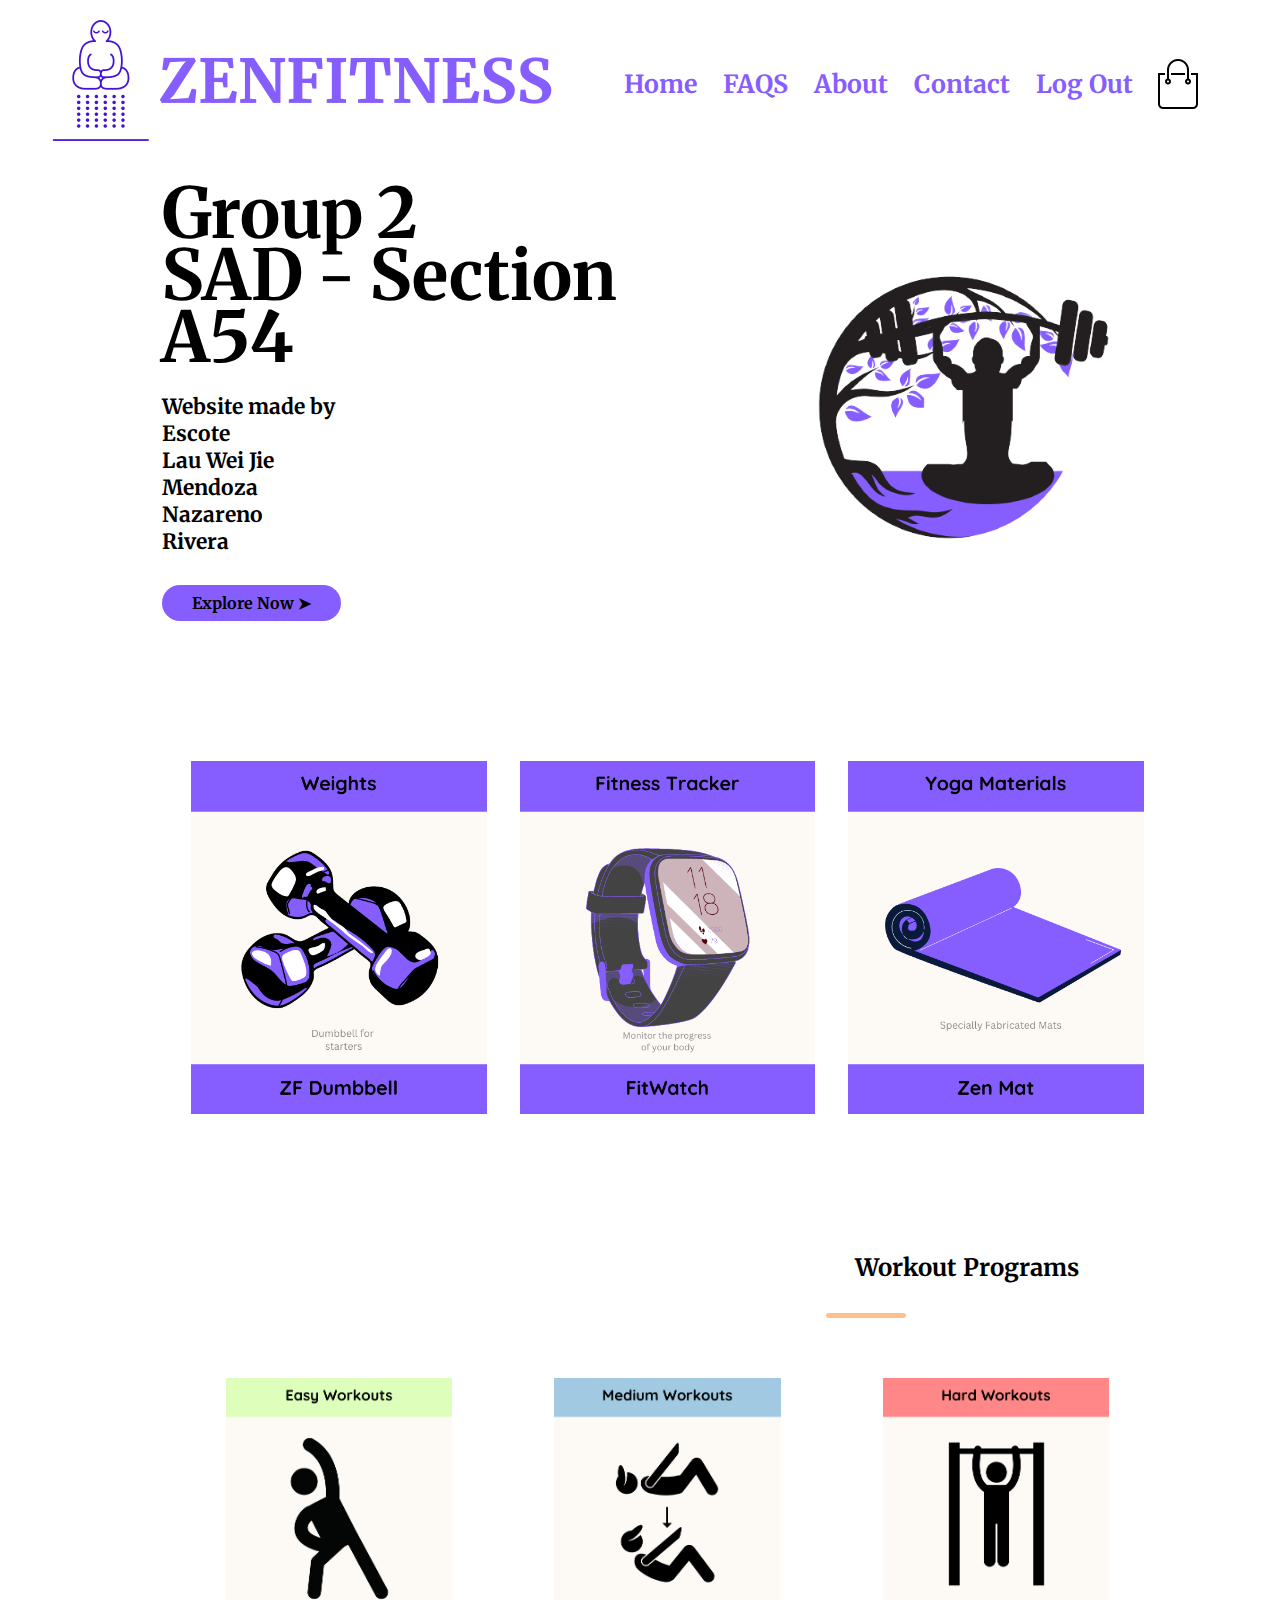
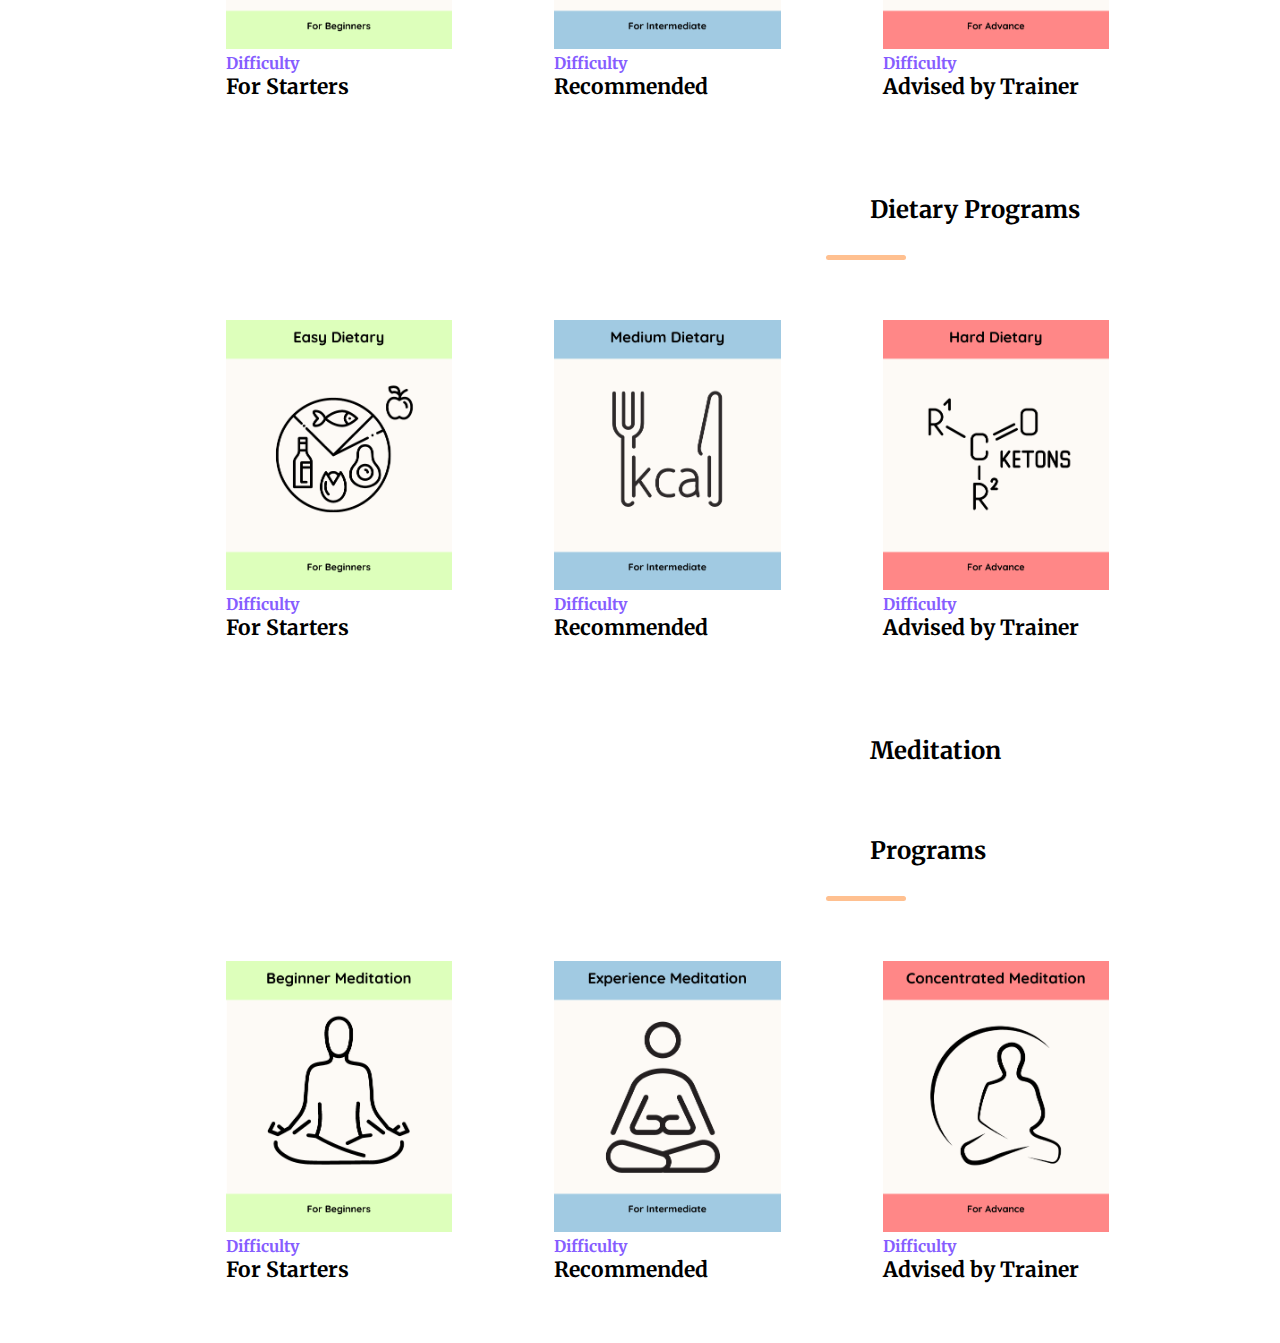
<file: homepage/index.html>
<!DOCTYPE html>
<html lang="en">
	<head>
		<meta charset="UTF-8" />
		<meta http-equiv="X-UA-Compatible" content="IE=edge" />
		<meta name="viewport" content="width=device-width, initial-scale=1.0" />
		<!--FONT LINK-->
		<link
			href="//db.onlinewebfonts.com/c/60cfd8feda3dfa62c75ac67d4e32013f?family=Quicksand"
			rel="stylesheet"
			type="text/css"
		/>
		<!--ICON LINK-->
		<link
			rel="stylesheet"
			href="https://cdn.jsdelivr.net/npm/bootstrap-icons@1.10.2/font/bootstrap-icons.css"
			integrity="sha384-b6lVK+yci+bfDmaY1u0zE8YYJt0TZxLEAFyYSLHId4xoVvsrQu3INevFKo+Xir8e"
			crossorigin="anonymous"
		/>
		<!--STYLE.CSS LINK-->
		<link rel="stylesheet" href="style.css" />
		<title>ZenFitness</title>
	</head>
	<body>
		<div class="header">
			<div class="container">
				<div class="navbar">
					<div class="logo">
						<img src="images/zenfitness1.png" width="500px" />
						<!--LOGO-->
					</div>
					<nav>
						<ul>
							<li><a href="index.html">Home</a></li>
							<li><a href="FAQs.html">FAQS</a></li>
							<li><a href="">About</a></li>
							<li><a href="">Contact</a></li>
							<li><a href="../index.html">Log Out</a></li>

						</ul>
					</nav>
					<img src="images/cart.png" width="50px" height="50px" />
				</div>
				<div class="row">
					<div class="col-2">
						<h1>
							Group 2 <br />
							SAD - Section A54
						</h1>
						<p>
							Website made by <br />
							Escote <br />
							Lau Wei Jie <br />
							Mendoza <br />
							Nazareno <br />
							Rivera <br />
						</p>
						<a href="" class="btn">Explore Now &#10148;</a>
					</div>
					<div class="col-2">
						<img src="images/MAINHOME.png" width="700px" />
						<!--BACKGROUND PICTURE-->
					</div>
				</div>
			</div>
		</div>

		<!----- Featured Categories ----->
		<div class="categories">
			<div class="small-container">
				<div class="row">
					<div class="col-3">
						
							<img src="images/TOP1.png" alt="" />
						</a>
					</div>
					<div class="col-3">
						
							<img src="images/TOP2.png" alt="" />
						</a>
					</div>
					<div class="col-3">
						
							<img src="images/TOP3.png" alt="" />
						</a>
					</div>
				</div>
			</div>
		</div>
		<!----- Featured Products ----->
		<div class="small-container">
			<h2 class="Ftitle">Workout Programs</h2>
			<div class="row">
				<!----- PRODUCT 1 ----->
				<div class="col-4">
					<a href="workout/workout.html">
						<img src="images/WORKOUT1.png" alt="" />
					</a>
					<h4 class="FP">Difficulty</h4>
					<!--STARS-->
					<div class="rating">
						<i class="bi bi-star-fill"></i>
						<i class="bi bi-star"></i>
						<i class="bi bi-star"></i>
						<i class="bi bi-star"></i>
						<i class="bi bi-star"></i>
					</div>
					<p>For Starters</p>
				</div>
				<!----- PRODUCT 2 ----->
				<div class="col-4">
					<a href="workout/workout.html">
						<img src="images/WORKOUT2.png" alt="" />
					</a>
					<h4 class="FP">Difficulty</h4>
					<!--STARS-->
					<div class="rating">
						<i class="bi bi-star-fill"></i>
						<i class="bi bi-star-fill"></i>
						<i class="bi bi-star-fill"></i>
						<i class="bi bi-star"></i>
						<i class="bi bi-star"></i>
					</div>
					<p>Recommended</p>
				</div>
				<!----- PRODUCT 3 ----->
				<div class="col-4">
					<a href="workout/workout.html">
						<img src="images/WORKOUT3.png" alt="" />
					</a>
					<h4 class="FP">Difficulty</h4>
					<!--STARS-->
					<div class="rating">
						<i class="bi bi-star-fill"></i>
						<i class="bi bi-star-fill"></i>
						<i class="bi bi-star-fill"></i>
						<i class="bi bi-star-fill"></i>
						<i class="bi bi-star-fill"></i>
					</div>
					<p>Advised by Trainer</p>
				</div>
			</div>
			<h2 class="Ltitle">Dietary Programs</h2>
			<div class="row">
				<!----- PRODUCT 1 ----->
				<div class="col-4">
					<a href="homepagediet/homepage/indexdiet.html">
						<img src="images/DIET1.png" alt="" />
					</a>
					<h4 class="FP">Difficulty</h4>
					<!--STARS-->
					<div class="rating">
						<i class="bi bi-star-fill"></i>
						<i class="bi bi-star"></i>
						<i class="bi bi-star"></i>
						<i class="bi bi-star"></i>
						<i class="bi bi-star"></i>
					</div>
					<p>For Starters</p>
				</div>
				<!----- PRODUCT 2 ----->
				<div class="col-4">
					<a href="homepagediet/homepage/indexdiet.html">
						<img src="images/DIET2.png" alt="" />
					</a>
					<h4 class="FP">Difficulty</h4>
					<!--STARS-->
					<div class="rating">
						<i class="bi bi-star-fill"></i>
						<i class="bi bi-star-fill"></i>
						<i class="bi bi-star-fill"></i>
						<i class="bi bi-star"></i>
						<i class="bi bi-star"></i>
					</div>
					<p>Recommended</p>
				</div>
				<!----- PRODUCT 3 ----->
				<div class="col-4">
					<a href="homepagediet/homepage/indexdiet.html">
						<img src="images/DIET3.png" alt="" />
					</a>
					<h4 class="FP">Difficulty</h4>
					<!--STARS-->
					<div class="rating">
						<i class="bi bi-star-fill"></i>
						<i class="bi bi-star-fill"></i>
						<i class="bi bi-star-fill"></i>
						<i class="bi bi-star-fill"></i>
						<i class="bi bi-star-fill"></i>
					</div>
					<p>Advised by Trainer</p>
				</div>
			</div>

			<h2 class="Ltitle">Meditation Programs</h2>
			<div class="row">
				<!----- PRODUCT 1 ----->
				<div class="col-4">
					<a href="meditation/main.html">
						<img src="images/FITNESS1.png" alt="" />
					</a>
					<h4 class="FP">Difficulty</h4>
					<!--STARS-->
					<div class="rating">
						<i class="bi bi-star-fill"></i>
						<i class="bi bi-star"></i>
						<i class="bi bi-star"></i>
						<i class="bi bi-star"></i>
						<i class="bi bi-star"></i>
					</div>
					<p>For Starters</p>
				</div>
				<!----- PRODUCT 2 ----->
				<div class="col-4">
					<a href="meditation/main.html">
						<img src="images/FITNESS2.png" alt="" />
					</a>
					<h4 class="FP">Difficulty</h4>
					<!--STARS-->
					<div class="rating">
						<i class="bi bi-star-fill"></i>
						<i class="bi bi-star-fill"></i>
						<i class="bi bi-star-fill"></i>
						<i class="bi bi-star"></i>
						<i class="bi bi-star"></i>
					</div>
					<p>Recommended</p>
				</div>
				<!----- PRODUCT 3 ----->
				<div class="col-4">
					<a href="meditation/main.html">
						<img src="images/FITNESS3.png" alt="" />
					</a>
					<h4 class="FP">Difficulty</h4>
					<!--STARS-->
					<div class="rating">
						<i class="bi bi-star-fill"></i>
						<i class="bi bi-star-fill"></i>
						<i class="bi bi-star-fill"></i>
						<i class="bi bi-star-fill"></i>
						<i class="bi bi-star-fill"></i>
					</div>
					<p>Advised by Trainer</p>
				</div>
			</div>
		</div>
	</body>
</html>
</file>
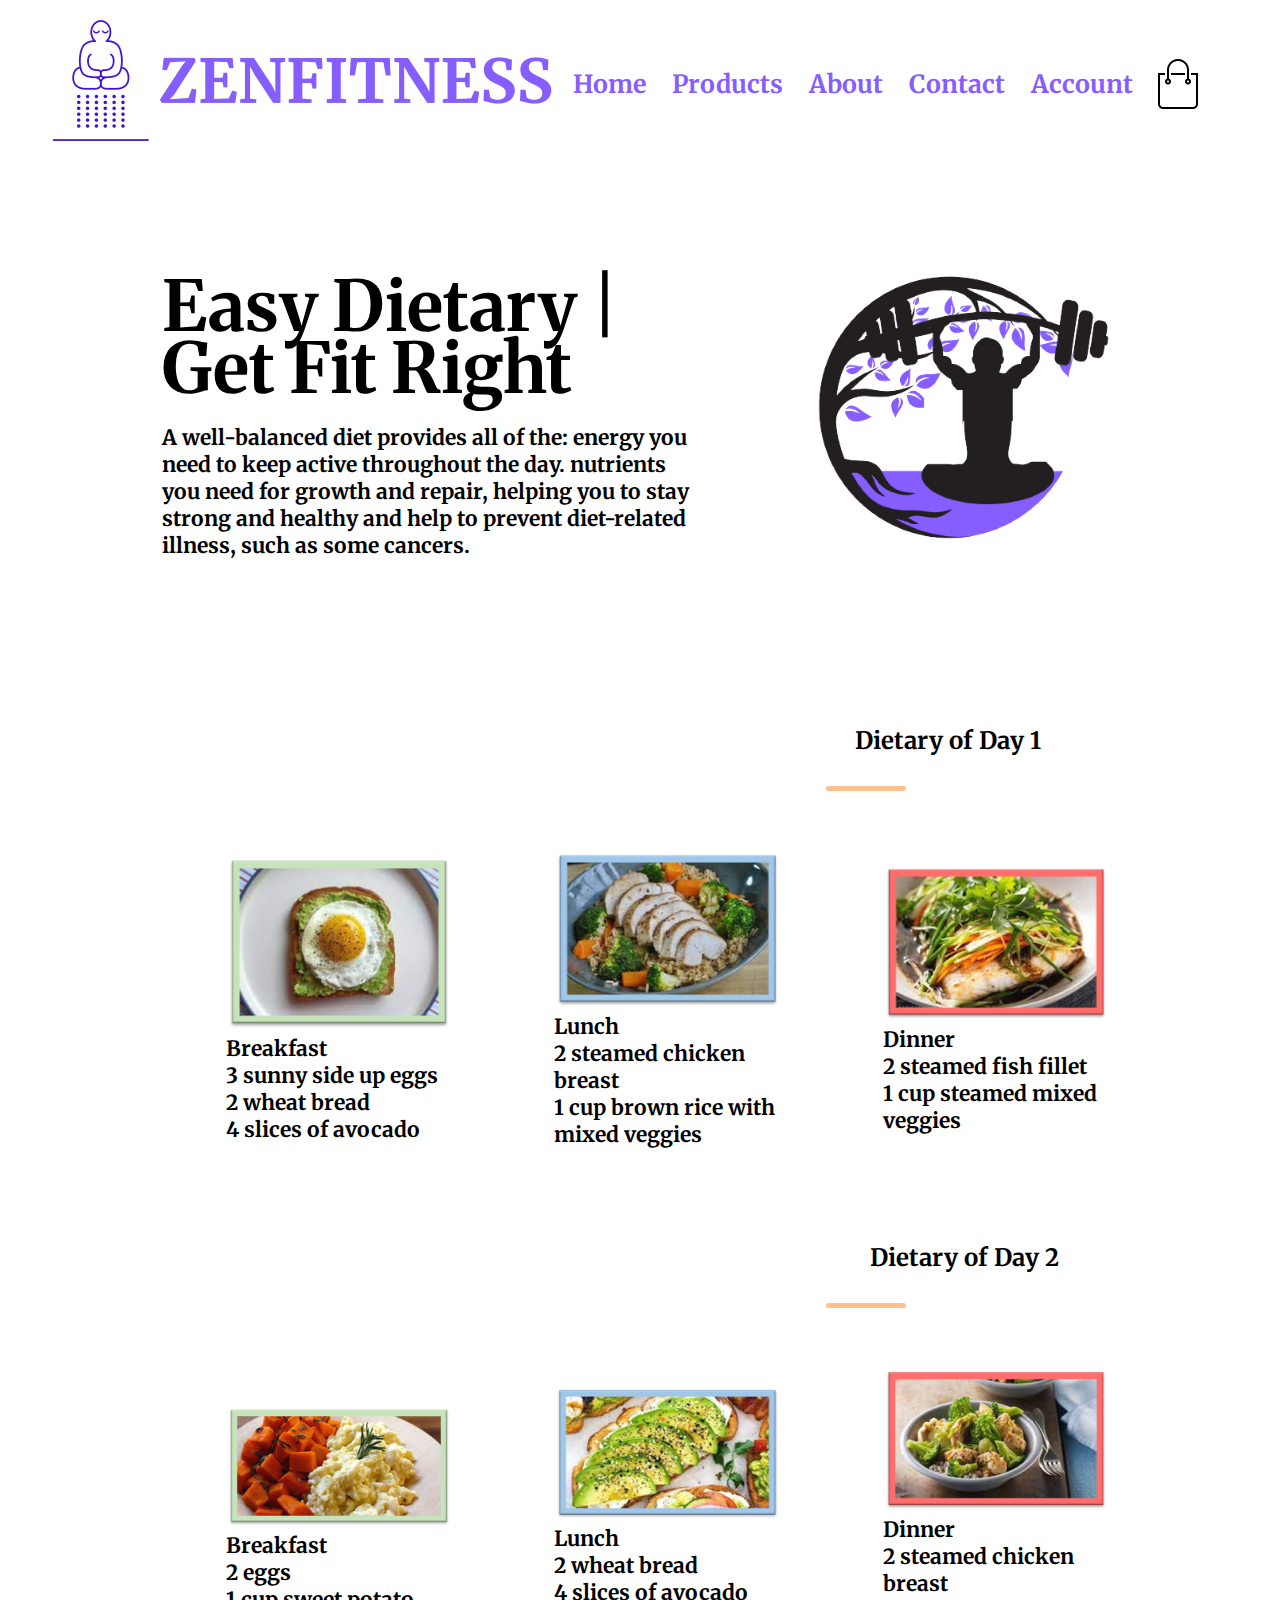
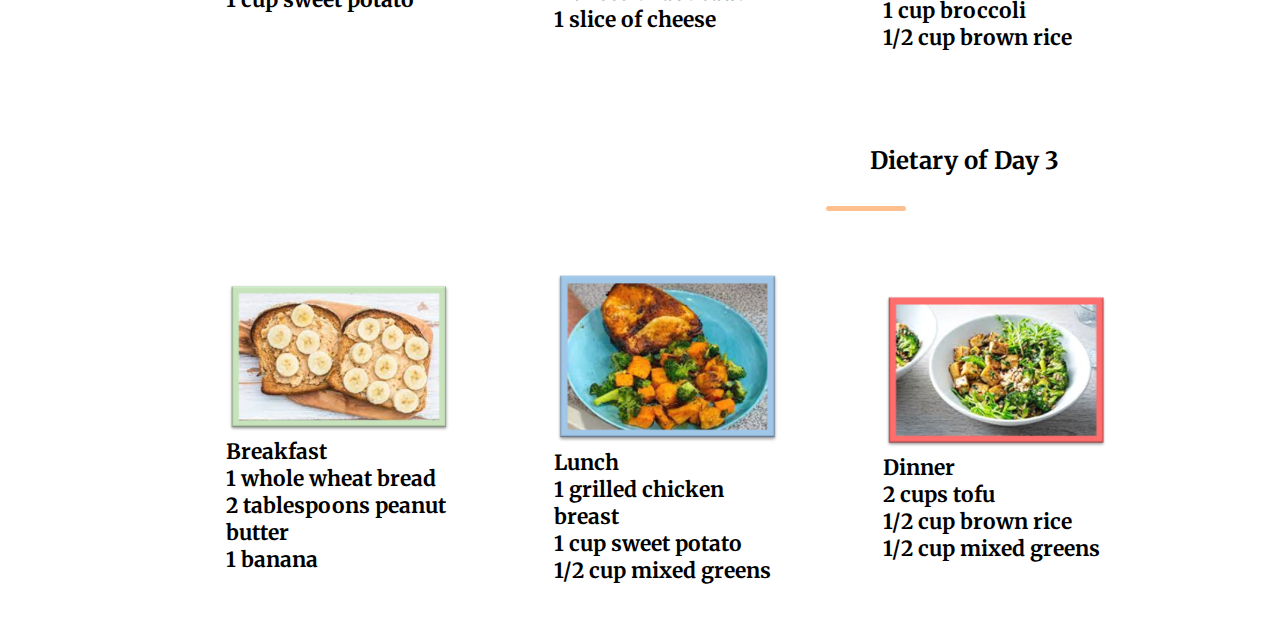
<file: homepage/homepagediet/homepage/index.html>
<!DOCTYPE html>
<html lang="en">
	<head>
		<meta charset="UTF-8" />
		<meta http-equiv="X-UA-Compatible" content="IE=edge" />
		<meta name="viewport" content="width=device-width, initial-scale=1.0" />
		<!--FONT LINK-->
		<link
			href="//db.onlinewebfonts.com/c/60cfd8feda3dfa62c75ac67d4e32013f?family=Quicksand"
			rel="stylesheet"
			type="text/css"
		/>
		<!--ICON LINK-->
		<link
			rel="stylesheet"
			href="https://cdn.jsdelivr.net/npm/bootstrap-icons@1.10.2/font/bootstrap-icons.css"
			integrity="sha384-b6lVK+yci+bfDmaY1u0zE8YYJt0TZxLEAFyYSLHId4xoVvsrQu3INevFKo+Xir8e"
			crossorigin="anonymous"
		/>
		<!--STYLE.CSS LINK-->
		<link rel="stylesheet" href="style.css" />
		<title>ZenFitness</title>
	</head>
	<body>
		<div class="header">
			<div class="container">
				<div class="navbar">
					<div class="logo">
						<img src="images/zenfitness1.png" width="500px" />
						<!--LOGO-->
					</div>
					<nav>
						<ul>
							<li><a href="">Home</a></li>
							<li><a href="">Products</a></li>
							<li><a href="">About</a></li>
							<li><a href="">Contact</a></li>
							<li><a href="">Account</a></li>
						</ul>
					</nav>
					<img src="images/cart.png" width="50px" height="50px" />
				</div>
				<div class="row">
					<div class="col-2">
						<h1>
							Easy Dietary | Get Fit Right
						</h1>
						<p>
							A well-balanced diet provides all of the: energy you need to keep active throughout the day. nutrients you need for growth and repair, helping you to stay strong and healthy and help to prevent diet-related illness, such as some cancers.
						</p>
						<!--<a href="" class="btn">Eplore Now &#10148;</a>-->
					</div>
					<div class="col-2">
						<img src="images/MAINHOME.png" width="700px" />
						<!--BACKGROUND PICTURE-->
					</div>
				</div>
			</div>
		</div>


		<!----- Featured Products ----->
		<div class="small-container">
			<h2 class="Ftitle">Dietary of Day 1</h2>
			<div class="row">
				<!----- PRODUCT 1 ----->
				<div class="col-4">
					<img src="images/day-1.png" alt="" />
					<p>Breakfast</p>
					<p>3 sunny side up eggs</p>
					<p>2 wheat bread</p>
					<p>4 slices of avocado</p>
				</div>
				<!----- PRODUCT 2 ----->
				<div class="col-4">
					<img src="images/day-1L.png" alt="" />
					<p>Lunch</p>
					<p>2 steamed chicken breast</p>
					<p>1 cup brown rice with mixed veggies</p>
				</div>
				<!----- PRODUCT 3 ----->
				<div class="col-4">
					<img src="images/day-1D.png" alt="" />
					<p>Dinner</p>
					<p>2 steamed fish fillet</p>
					<p>1 cup steamed mixed veggies</p>
				</div>
			</div>


			<h2 class="Ltitle">Dietary of Day 2</h2>
			<div class="row">
				<!----- PRODUCT 1 ----->
				<div class="col-4">
					<img src="images/day-2B.png" alt="" />
					<p>Breakfast</p>
					<p>2 eggs</p>
					<p>1 cup sweet potato</p>
				</div>
				<!----- PRODUCT 2 ----->
				<div class="col-4">
					<img src="images/day-2L.png" alt="" />
					<p>Lunch</p>
					<p>2 wheat bread</p>
					<p>4 slices of avocado</p>
					<p>1 slice of cheese</p>
				</div>
				<!----- PRODUCT 3 ----->
				<div class="col-4">
					<img src="images/day-2D.png" alt="" />
					<p>Dinner</p>
					<p>2 steamed chicken breast</p>
					<p>1 cup broccoli</p>
					<p>1/2 cup brown rice</p>
				</div>
			</div>


			<h2 class="Ltitle">Dietary of Day 3</h2>
			<div class="row">
				<!----- PRODUCT 1 ----->
				<div class="col-4">
					<img src="images/day-3B.png" alt="" />
					<p>Breakfast</p>
					<p>1 whole wheat bread</p>
					<p>2 tablespoons peanut butter</p>
					<p>1 banana</p>
				</div>
				<!----- PRODUCT 2 ----->
				<div class="col-4">
					<img src="images/day-3L.png" alt="" />
					<p>Lunch</p>
					<p>1 grilled chicken breast</p>
					<p>1 cup sweet potato</p>
					<p>1/2 cup mixed greens</p>
				</div>
				<!----- PRODUCT 3 ----->
				<div class="col-4">
					<img src="images/day-3D.png" alt="" />
					<p>Dinner</p>
					<p>2 cups tofu</p>
					<p>1/2 cup brown rice</p>
					<p>1/2 cup mixed greens</p>
				</div>
			</div>
		</div>
	</body>
</html>
</file>
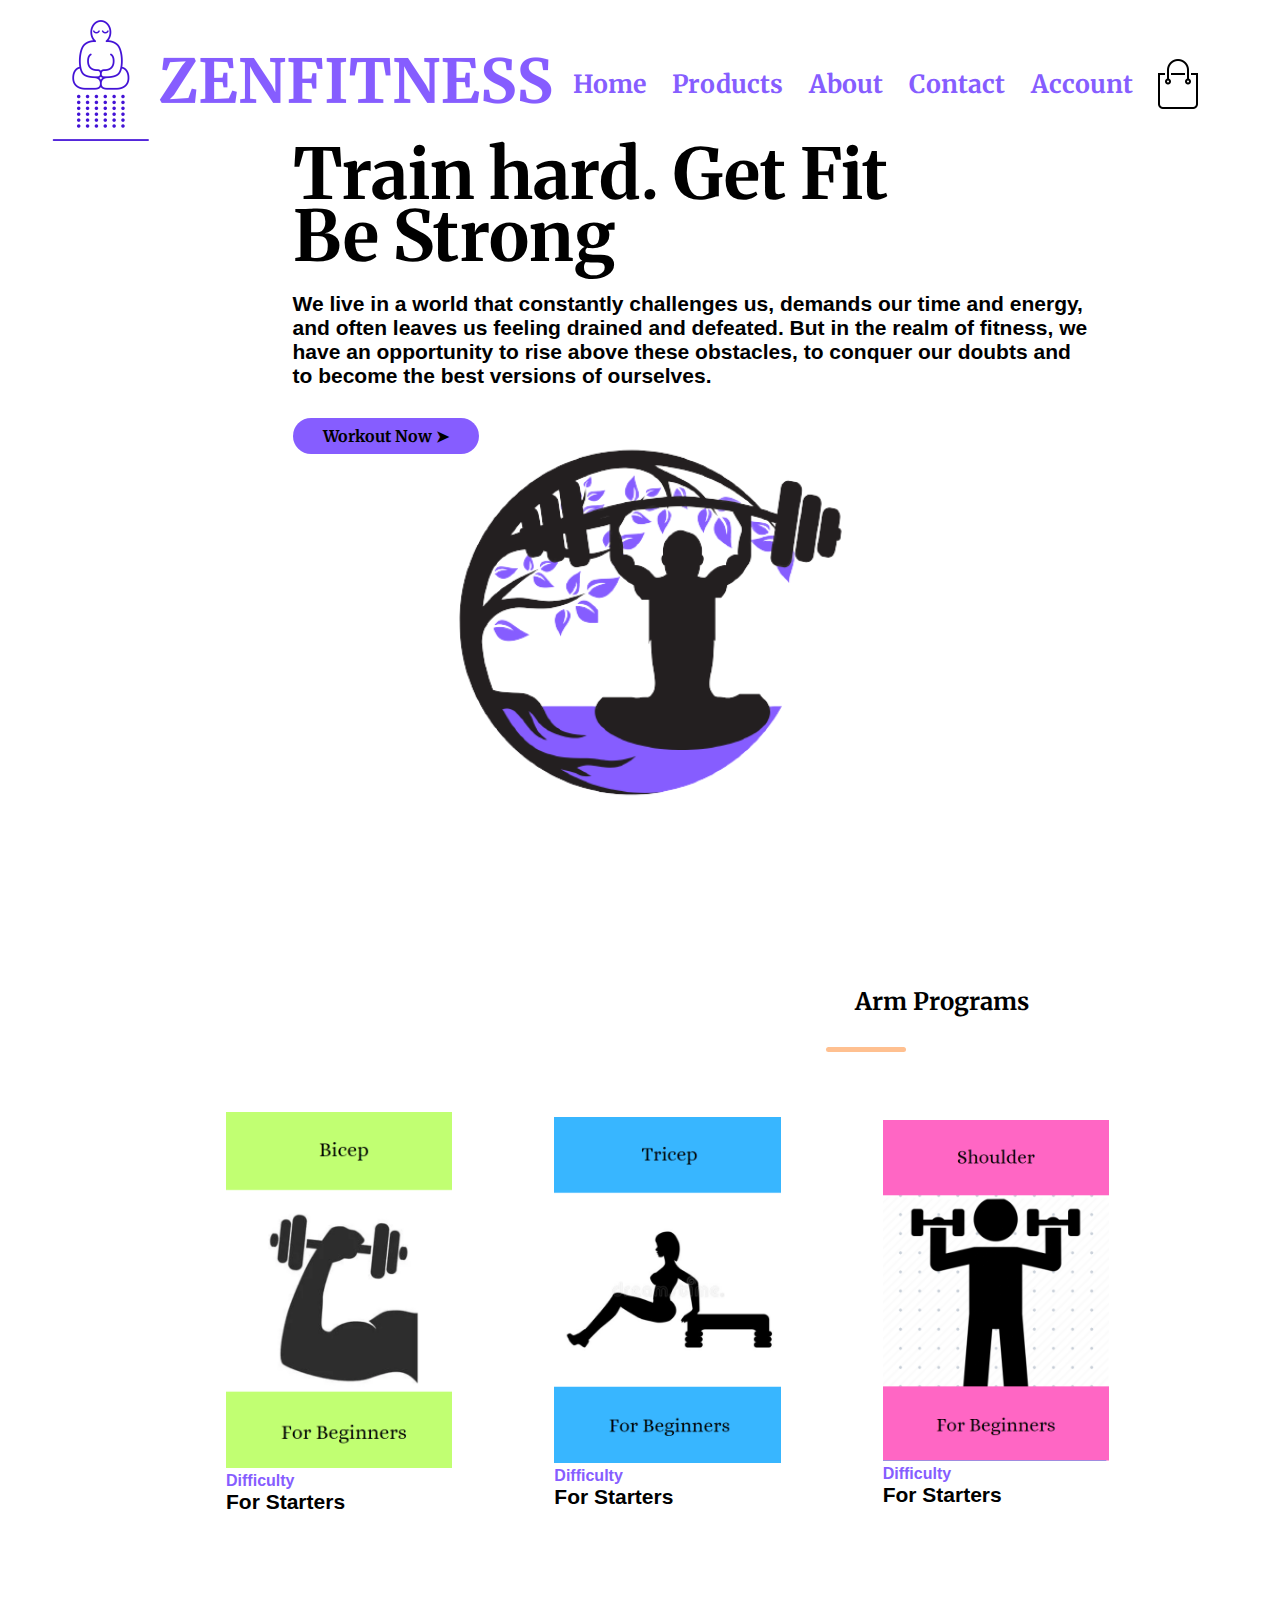
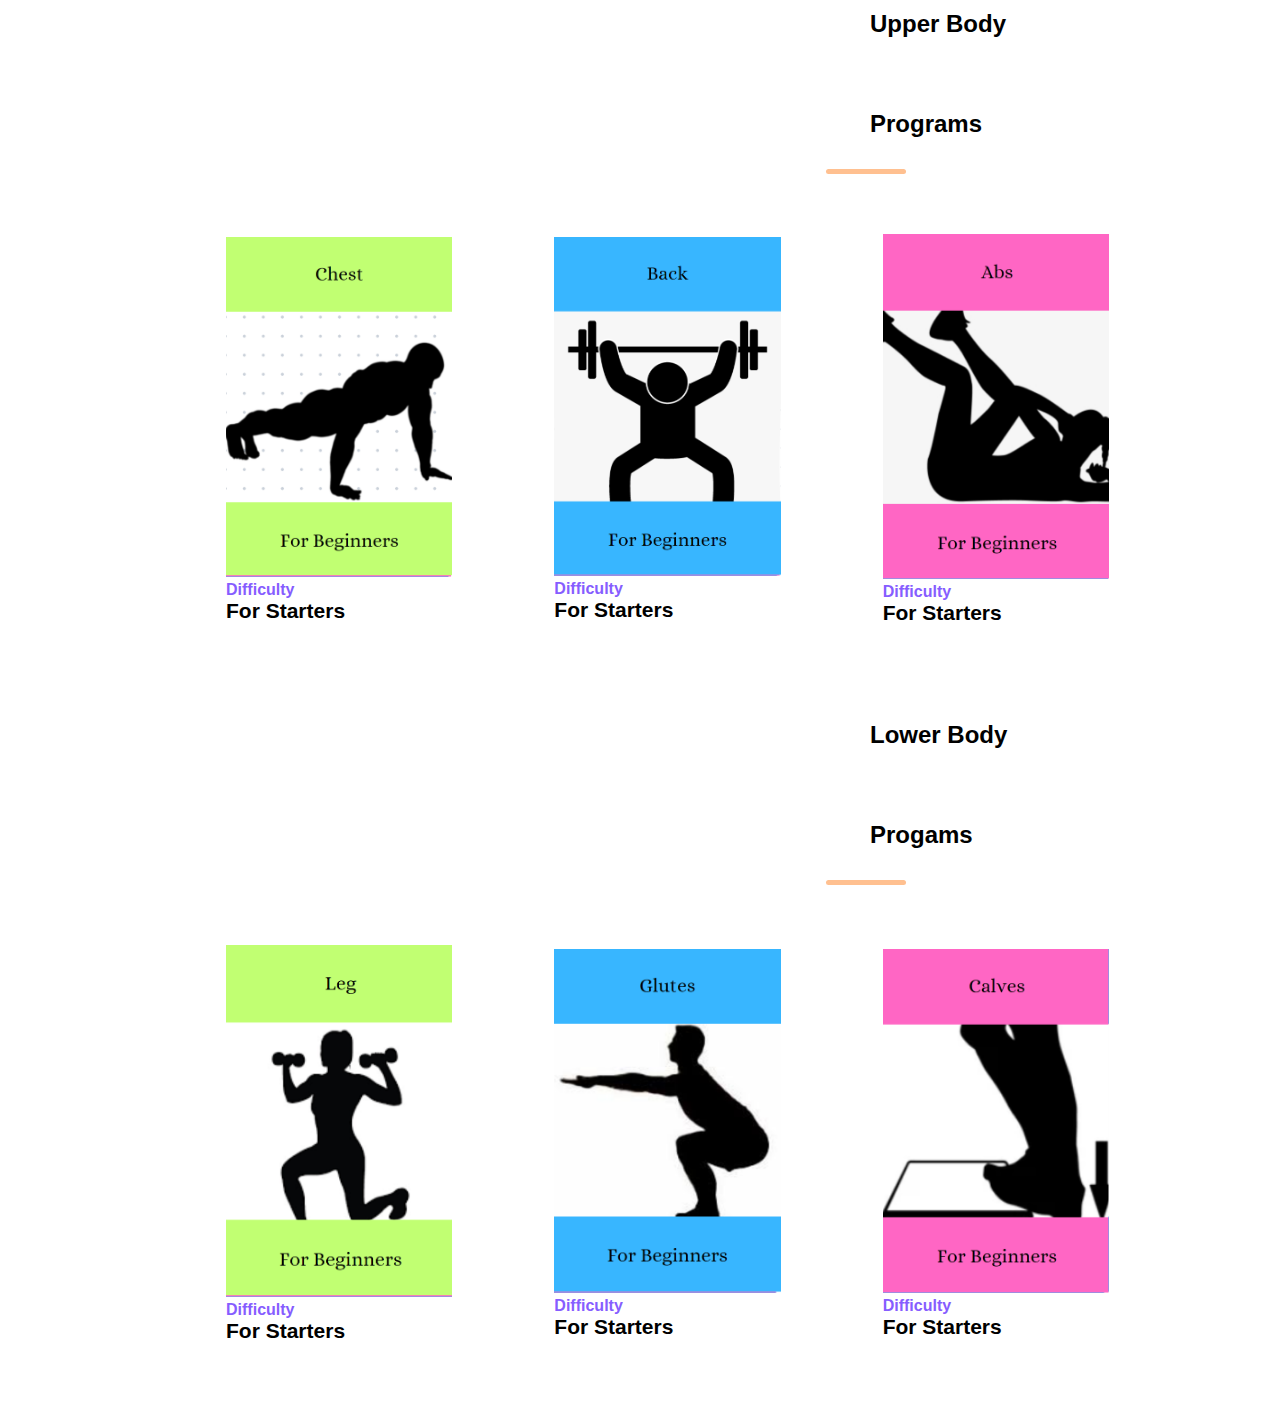
<file: workout/workout.html>
<!DOCTYPE html>
<html lang="en">
	<head>
		<meta charset="UTF-8" />
		<meta http-equiv="X-UA-Compatible" content="IE=edge" />
		<meta name="viewport" content="width=device-width, initial-scale=1.0" />
		<!--FONT LINK-->
		<link
			href="//db.onlinewebfonts.com/c/60cfd8feda3dfa62c75ac67d4e32013f?family=Quicksand"
			rel="stylesheet"
			type="text/css"
		/>
		<!--ICON LINK-->
		<link
			rel="stylesheet"
			href="https://cdn.jsdelivr.net/npm/bootstrap-icons@1.10.2/font/bootstrap-icons.css"
			integrity="sha384-b6lVK+yci+bfDmaY1u0zE8YYJt0TZxLEAFyYSLHId4xoVvsrQu3INevFKo+Xir8e"
			crossorigin="anonymous"
		/>
		<!--STYLE.CSS LINK-->
		<link rel="stylesheet" href="style.css" />
		<title>ZenFitness</title>
	</head>
	<body>
		<div class="header">
			<div class="container">
				<div class="navbar">
					<div class="logo">
						<img src="images/zenfitness1.png" width="500px" />
						<!--LOGO-->
					</div>
					<nav>
						<ul>
							<li><a href="">Home</a></li>
							<li><a href="">Products</a></li>
							<li><a href="">About</a></li>
							<li><a href="">Contact</a></li>
							<li><a href="">Account</a></li>
						</ul>
					</nav>
					<img src="images/cart.png" width="50px" height="50px" />
				</div>
				<div class="row">
					<div class="col-2">
						<h1>
							Train hard. Get Fit <br />
							Be Strong
						</h1>
						<p>
							We live in a world that constantly challenges us, demands 
                            our time and energy, and often leaves us feeling drained and defeated. 
							But in the realm of fitness, we have an opportunity to rise above 
                            these obstacles, to conquer our doubts and to 
                            become the best versions of ourselves.  <br>							
						</p>
						<a href="" class="btn">Workout Now &#10148;</a>
					</div>
					<div class="col-2">
						<img src="images/MAINHOME.png" width="700px" />
						<!--BACKGROUND PICTURE-->
					</div>
				</div>
			</div>
		</div>

		<!----- Featured Products ----->
		<div class="small-container">
			<h2 class="Ftitle">Arm Programs</h2>
			<div class="row">
				<!----- PRODUCT 1 ----->
				<div class="col-4">
					<img src="images/bicep.png" alt="" />
					<h4 class="FP">Difficulty</h4>
					<!--STARS-->
					<div class="rating">
						<i class="bi bi-star-fill"></i>
						<i class="bi bi-star"></i>
						<i class="bi bi-star"></i>
						<i class="bi bi-star"></i>
						<i class="bi bi-star"></i>
					</div>
					<p>For Starters</p>
				</div>
				<!----- PRODUCT 2 ----->
				<div class="col-4">
					<img src="images/tricep.png" alt="" />
					<h4 class="FP">Difficulty</h4>
					<!--STARS-->
					<div class="rating">
						<i class="bi bi-star-fill"></i>
						<i class="bi bi-star"></i>
						<i class="bi bi-star"></i>
						<i class="bi bi-star"></i>
						<i class="bi bi-star"></i>
					</div>
					<p>For Starters</p>
				</div>
				<!----- PRODUCT 3 ----->
				<div class="col-4">
					<img src="images/shoulder.png" alt="" />
					<h4 class="FP">Difficulty</h4>
					<!--STARS-->
					<div class="rating">
						<i class="bi bi-star-fill"></i>
						<i class="bi bi-star"></i>
						<i class="bi bi-star"></i>
						<i class="bi bi-star"></i>
						<i class="bi bi-star"></i>
					</div>
					<p>For Starters</p>
				</div>
			</div>
			<h2 class="Ltitle">Upper Body Programs</h2>
			<div class="row">
				<!----- PRODUCT 1 ----->
				<div class="col-4">
					<img src="images/chest.png" alt="" />
					<h4 class="FP">Difficulty</h4>
					<!--STARS-->
					<div class="rating">
						<i class="bi bi-star-fill"></i>
						<i class="bi bi-star"></i>
						<i class="bi bi-star"></i>
						<i class="bi bi-star"></i>
						<i class="bi bi-star"></i>
					</div>
					<p>For Starters</p>
				</div>
				<!----- PRODUCT 2 ----->
				<div class="col-4">
					<img src="images/back.png" alt="" />
					<h4 class="FP">Difficulty</h4>
					<!--STARS-->
					<div class="rating">
						<i class="bi bi-star-fill"></i>
						<i class="bi bi-star"></i>
						<i class="bi bi-star"></i>
						<i class="bi bi-star"></i>
						<i class="bi bi-star"></i>
					</div>
					<p>For Starters</p>
				</div>
				<!----- PRODUCT 3 ----->
				<div class="col-4">
					<img src="images/abs.png" alt="" />
					<h4 class="FP">Difficulty</h4>
					<!--STARS-->
					<div class="rating">
						<i class="bi bi-star-fill"></i>
						<i class="bi bi-star"></i>
						<i class="bi bi-star"></i>
						<i class="bi bi-star"></i>
						<i class="bi bi-star"></i>
					</div>
					<p>For Starters</p>
				</div>
			</div>

			<h2 class="Ltitle">Lower Body Progams</h2>
			<div class="row">
				<!----- PRODUCT 1 ----->
				<div class="col-4">
					<img src="images/leg.png" alt="" />
					<h4 class="FP">Difficulty</h4>
					<!--STARS-->
					<div class="rating">
						<i class="bi bi-star-fill"></i>
						<i class="bi bi-star"></i>
						<i class="bi bi-star"></i>
						<i class="bi bi-star"></i>
						<i class="bi bi-star"></i>
					</div>
					<p>For Starters</p>
				</div>
				<!----- PRODUCT 2 ----->
				<div class="col-4">
					<img src="images/glutes.png" alt="" />
					<h4 class="FP">Difficulty</h4>
					<!--STARS-->
					<div class="rating">
						<i class="bi bi-star-fill"></i>
						<i class="bi bi-star"></i>
						<i class="bi bi-star"></i>
						<i class="bi bi-star"></i>
						<i class="bi bi-star"></i>
					</div>
					<p>For Starters</p>
				</div>
				<!----- PRODUCT 3 ----->
				<div class="col-4">
					<img src="images/calves.png" alt="" />
					<h4 class="FP">Difficulty</h4>
					<!--STARS-->
					<div class="rating">
						<i class="bi bi-star-fill"></i>
						<i class="bi bi-star"></i>
						<i class="bi bi-star"></i>
						<i class="bi bi-star"></i>
						<i class="bi bi-star"></i>
					</div>
					<p>For Starters</p>
				</div>
			</div>
		</div>
	</body>
</html>
</file>
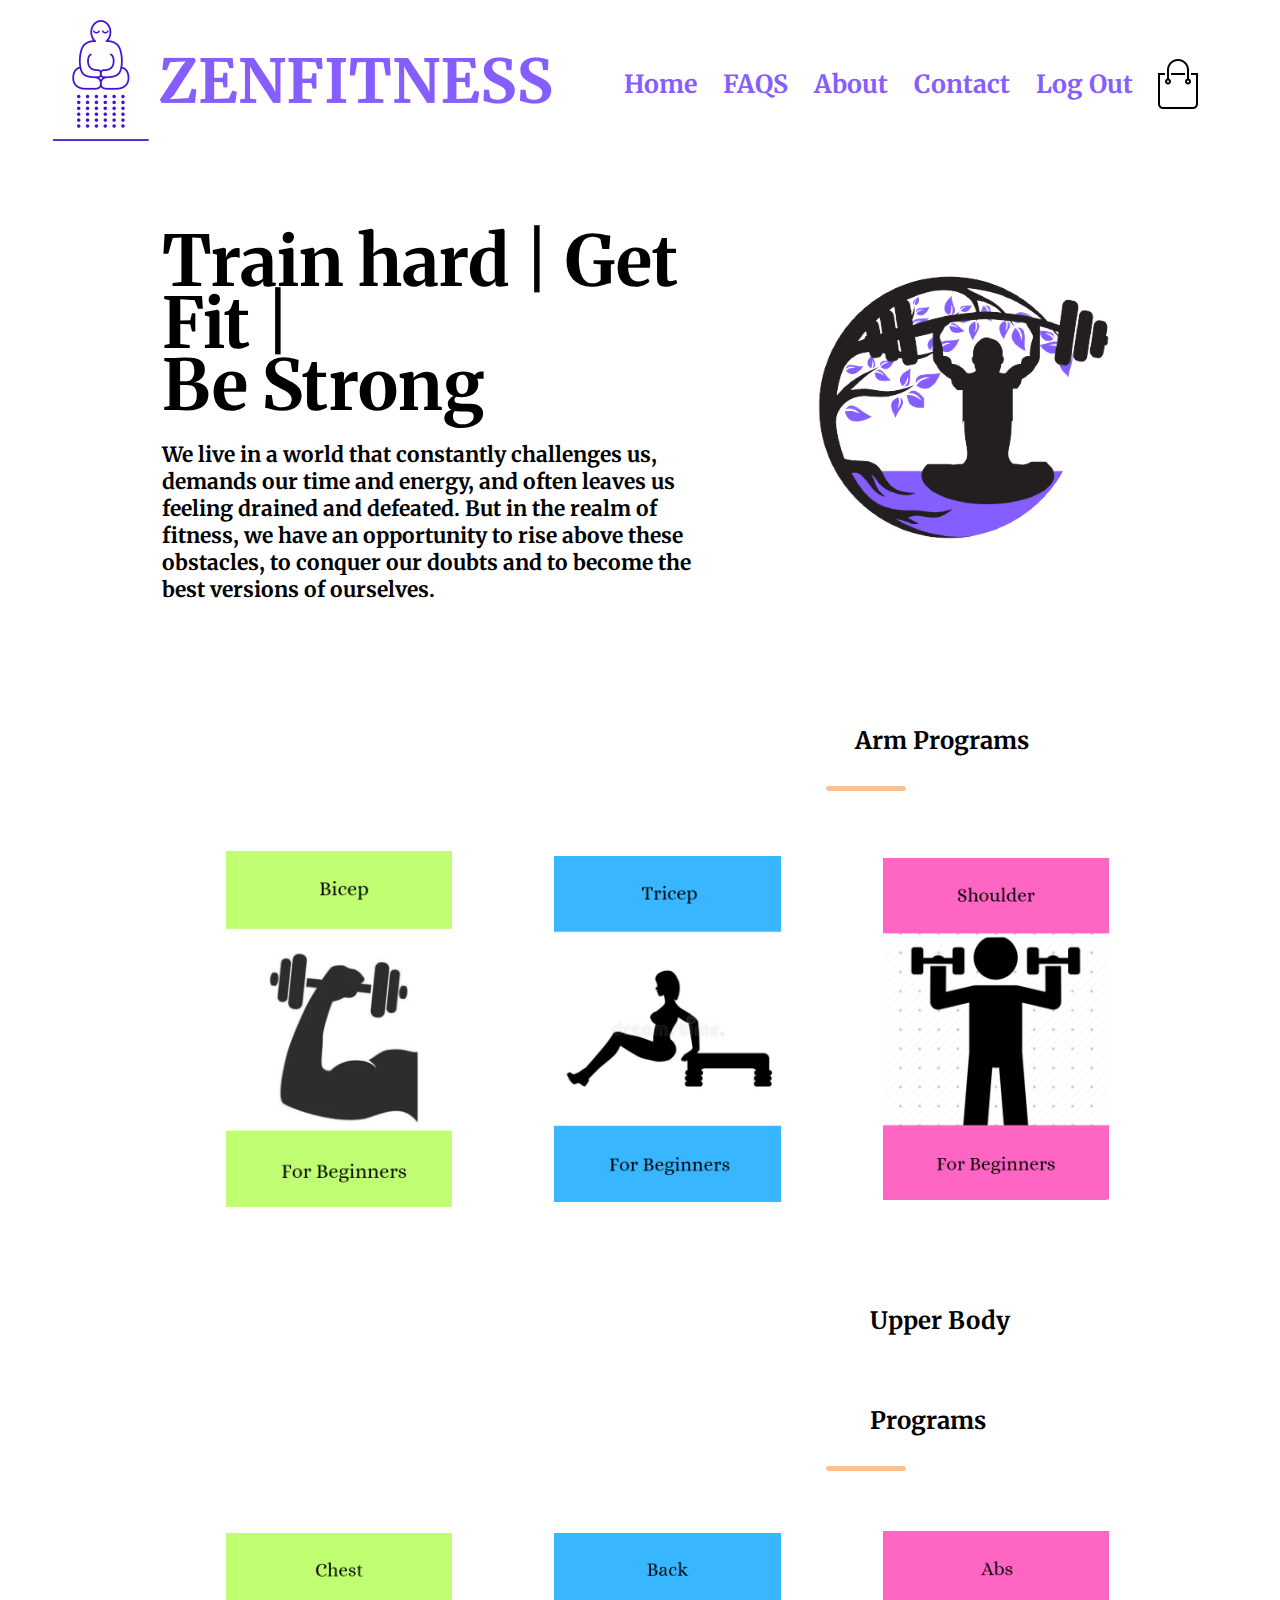
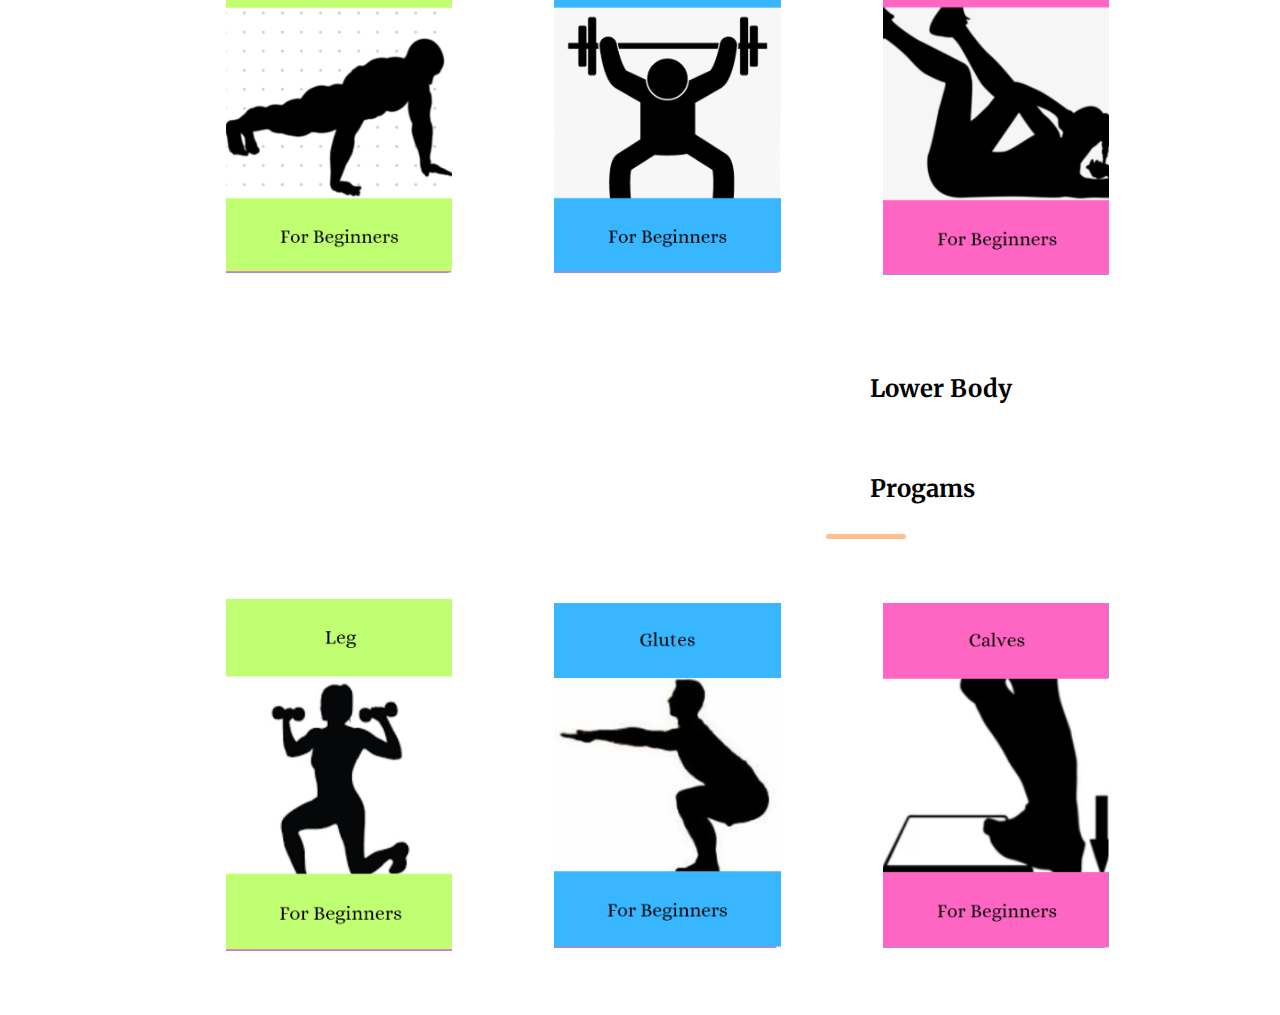
<file: homepage/workout/workout.html>
<!DOCTYPE html>
<html lang="en">
	<head>
		<meta charset="UTF-8" />
		<meta http-equiv="X-UA-Compatible" content="IE=edge" />
		<meta name="viewport" content="width=device-width, initial-scale=1.0" />
		<!--FONT LINK-->
		<link
			href="//db.onlinewebfonts.com/c/60cfd8feda3dfa62c75ac67d4e32013f?family=Quicksand"
			rel="stylesheet"
			type="text/css"
		/>
		<!--ICON LINK-->
		<link
			rel="stylesheet"
			href="https://cdn.jsdelivr.net/npm/bootstrap-icons@1.10.2/font/bootstrap-icons.css"
			integrity="sha384-b6lVK+yci+bfDmaY1u0zE8YYJt0TZxLEAFyYSLHId4xoVvsrQu3INevFKo+Xir8e"
			crossorigin="anonymous"
		/>
		<!--STYLE.CSS LINK-->
		<link rel="stylesheet" href="style.css" />
		<title>ZenFitness - Workout</title>
	</head>
	<body>
		<div class="header">
			<div class="container">
				<div class="navbar">
					<div class="logo">
						<img src="images/zenfitness1.png" width="500px" />
						<!--LOGO-->
					</div>
					<nav>
						<ul>
							<li><a href="../index.html">Home</a></li>
							<li><a href="/homepage/FAQs.html">FAQS</a></li>
							<li><a href="">About</a></li>
							<li><a href="">Contact</a></li>
							<li><a href="/index.html">Log Out</a></li>
						</ul>
					</nav>
					<img src="images/cart.png" width="50px" height="50px" />
				</div>
				<div class="row">
					<div class="col-2">
						<h1>
							Train hard | Get Fit | <br />
							Be Strong
						</h1>
						<p>
							We live in a world that constantly challenges us, demands our time
							and energy, and often leaves us feeling drained and defeated. But
							in the realm of fitness, we have an opportunity to rise above
							these obstacles, to conquer our doubts and to become the best
							versions of ourselves. <br />
						</p>
					</div>
					<div class="col-2">
						<img src="images/MAINHOME.png" width="700px" />
						<!--BACKGROUND PICTURE-->
					</div>
				</div>
			</div>
		</div>

		<!----- Featured Products ----->
		<div class="small-container">
			<h2 class="Ftitle">Arm Programs</h2>
			<div class="row">
				<!----- PRODUCT 1 ----->
				<div class="col-4">
					<img src="images/bicep.png" alt="" />
					<div class="rating"></div>
					<p></p>
				</div>
				<!----- PRODUCT 2 ----->
				<div class="col-4">
					<img src="images/tricep.png" alt="" />

					<!--STARS-->
					<div class="rating"></div>
					<p></p>
				</div>
				<!----- PRODUCT 3 ----->
				<div class="col-4">
					<img src="images/shoulder.png" alt="" />

					<!--STARS-->
					<div class="rating"></div>
					<p></p>
				</div>
			</div>
			<h2 class="Ltitle">Upper Body Programs</h2>
			<div class="row">
				<!----- PRODUCT 1 ----->
				<div class="col-4">
					<img src="images/chest.png" alt="" />
					<div class="rating"></div>
					<p></p>
				</div>
				<!----- PRODUCT 2 ----->
				<div class="col-4">
					<img src="images/back.png" alt="" />
					<div class="rating"></div>
					<p></p>
				</div>
				<!----- PRODUCT 3 ----->
				<div class="col-4">
					<img src="images/abs.png" alt="" />
					<div class="rating"></div>
					<p></p>
				</div>
			</div>

			<h2 class="Ltitle">Lower Body Progams</h2>
			<div class="row">
				<!----- PRODUCT 1 ----->
				<div class="col-4">
					<img src="images/leg.png" alt="" />
					<div class="rating"></div>
					<p></p>
				</div>
				<!----- PRODUCT 2 ----->
				<div class="col-4">
					<img src="images/glutes.png" alt="" />
					<div class="rating"></div>
					<p></p>
				</div>
				<!----- PRODUCT 3 ----->
				<div class="col-4">
					<img src="images/calves.png" alt="" />
					<div class="rating"></div>
					<p></p>
				</div>
			</div>
		</div>
	</body>
</html>
</file>
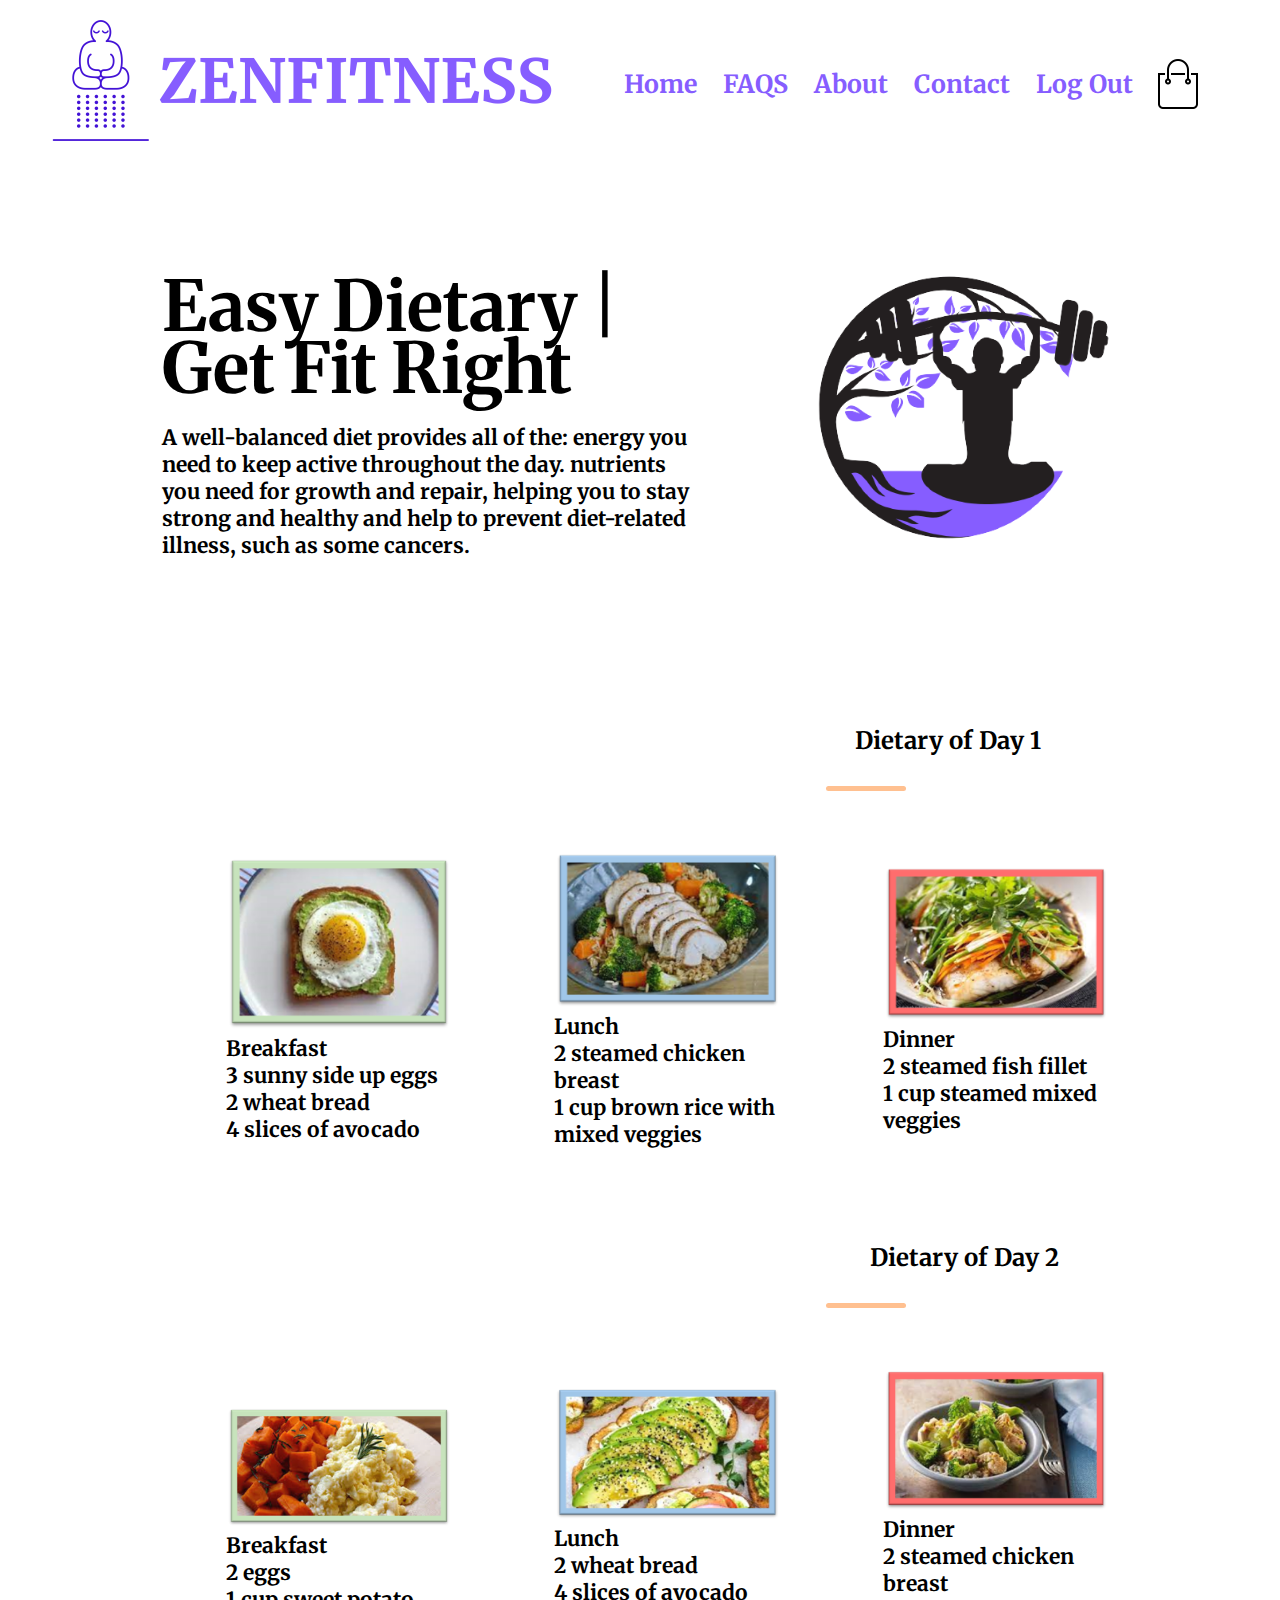
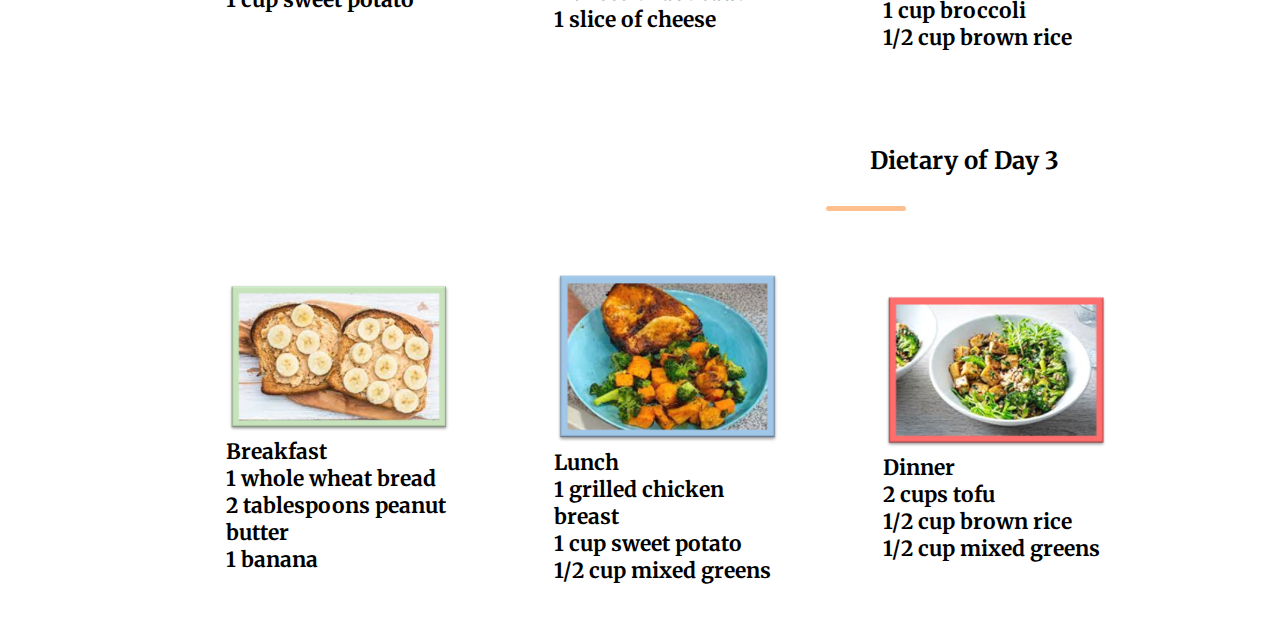
<file: homepage/homepagediet/homepage/indexdiet.html>
<!DOCTYPE html>
<html lang="en">
	<head>
		<meta charset="UTF-8" />
		<meta http-equiv="X-UA-Compatible" content="IE=edge" />
		<meta name="viewport" content="width=device-width, initial-scale=1.0" />
		<!--FONT LINK-->
		<link
			href="//db.onlinewebfonts.com/c/60cfd8feda3dfa62c75ac67d4e32013f?family=Quicksand"
			rel="stylesheet"
			type="text/css"
		/>
		<!--ICON LINK-->
		<link
			rel="stylesheet"
			href="https://cdn.jsdelivr.net/npm/bootstrap-icons@1.10.2/font/bootstrap-icons.css"
			integrity="sha384-b6lVK+yci+bfDmaY1u0zE8YYJt0TZxLEAFyYSLHId4xoVvsrQu3INevFKo+Xir8e"
			crossorigin="anonymous"
		/>
		<!--STYLE.CSS LINK-->
		<link rel="stylesheet" href="style.css" />
		<title>ZenFitness - Diet</title>
	</head>
	<body>
		<div class="header">
			<div class="container">
				<div class="navbar">
					<div class="logo">
						<img src="images/zenfitness1.png" width="500px" />
						<!--LOGO-->
					</div>
					<nav>
						<ul>
							<li><a href="/homepage/index.html">Home</a></li>
							<li><a href="/homepage/FAQs.html">FAQS</a></li>
							<li><a href="">About</a></li>
							<li><a href="">Contact</a></li>
							<li><a href="/index.html">Log Out</a></li>
						</ul>
					</nav>
					<img src="images/cart.png" width="50px" height="50px" />
				</div>
				<div class="row">
					<div class="col-2">
						<h1>Easy Dietary | Get Fit Right</h1>
						<p>
							A well-balanced diet provides all of the: energy you need to keep
							active throughout the day. nutrients you need for growth and
							repair, helping you to stay strong and healthy and help to prevent
							diet-related illness, such as some cancers.
						</p>
						<!--<a href="" class="btn">Eplore Now &#10148;</a>-->
					</div>
					<div class="col-2">
						<img src="images/MAINHOME.png" width="700px" />
						<!--BACKGROUND PICTURE-->
					</div>
				</div>
			</div>
		</div>

		<!----- Featured Products ----->
		<div class="small-container">
			<h2 class="Ftitle">Dietary of Day 1</h2>
			<div class="row">
				<!----- PRODUCT 1 ----->
				<div class="col-4">
					<img src="images/day-1.png" alt="" />
					<p>Breakfast</p>
					<p>3 sunny side up eggs</p>
					<p>2 wheat bread</p>
					<p>4 slices of avocado</p>
				</div>
				<!----- PRODUCT 2 ----->
				<div class="col-4">
					<img src="images/day-1L.png" alt="" />
					<p>Lunch</p>
					<p>2 steamed chicken breast</p>
					<p>1 cup brown rice with mixed veggies</p>
				</div>
				<!----- PRODUCT 3 ----->
				<div class="col-4">
					<img src="images/day-1D.png" alt="" />
					<p>Dinner</p>
					<p>2 steamed fish fillet</p>
					<p>1 cup steamed mixed veggies</p>
				</div>
			</div>

			<h2 class="Ltitle">Dietary of Day 2</h2>
			<div class="row">
				<!----- PRODUCT 1 ----->
				<div class="col-4">
					<img src="images/day-2B.png" alt="" />
					<p>Breakfast</p>
					<p>2 eggs</p>
					<p>1 cup sweet potato</p>
				</div>
				<!----- PRODUCT 2 ----->
				<div class="col-4">
					<img src="images/day-2L.png" alt="" />
					<p>Lunch</p>
					<p>2 wheat bread</p>
					<p>4 slices of avocado</p>
					<p>1 slice of cheese</p>
				</div>
				<!----- PRODUCT 3 ----->
				<div class="col-4">
					<img src="images/day-2D.png" alt="" />
					<p>Dinner</p>
					<p>2 steamed chicken breast</p>
					<p>1 cup broccoli</p>
					<p>1/2 cup brown rice</p>
				</div>
			</div>

			<h2 class="Ltitle">Dietary of Day 3</h2>
			<div class="row">
				<!----- PRODUCT 1 ----->
				<div class="col-4">
					<img src="images/day-3B.png" alt="" />
					<p>Breakfast</p>
					<p>1 whole wheat bread</p>
					<p>2 tablespoons peanut butter</p>
					<p>1 banana</p>
				</div>
				<!----- PRODUCT 2 ----->
				<div class="col-4">
					<img src="images/day-3L.png" alt="" />
					<p>Lunch</p>
					<p>1 grilled chicken breast</p>
					<p>1 cup sweet potato</p>
					<p>1/2 cup mixed greens</p>
				</div>
				<!----- PRODUCT 3 ----->
				<div class="col-4">
					<img src="images/day-3D.png" alt="" />
					<p>Dinner</p>
					<p>2 cups tofu</p>
					<p>1/2 cup brown rice</p>
					<p>1/2 cup mixed greens</p>
				</div>
			</div>
		</div>
	</body>
</html>
</file>
<file: homepage/style.css>
@import url("https://fonts.googleapis.com/css2?family=Merriweather:wght@300;400;700&display=swap");

* {
	margin: 0;
	padding: 0;
	box-sizing: border-box;
}

.header {
	/*background: radial-gradient(#fff5f5, #fffbf5); */
}

.header .row {
	margin-top: 150px;
}

.container {
	font-family: "Merriweather", sans-serif;
	max-width: 95%;
	margin: auto;
	padding-left: 0px;
	padding-right: 25px;
}

.navbar {
	font-family: "Merriweather", sans-serif;
	margin-top: 0%;
	font-size: 25px;
	display: flex;
	align-items: center;
	padding: 20px;
}

nav {
	flex: 1;
	text-align: right;
}
nav ul {
	display: inline-block;
	list-style-type: none;
}
nav ul li {
	display: inline-block;
	margin-right: 20px;
}

/* THIS IS THE NAVIGATION PANEL || YUNG NASA TAAS */
a {
	text-decoration: none;
	color: #865dff;
	font-weight: bold;
}

/* SMALL LETTERISH */
p {
	font-family: "Merriweather", sans-serif;
	font-size: 21px;
	color: 865dff;
}

.row {
	padding-left: 130px;
	display: flex;
	align-items: center;
	flex-wrap: wrap;
	justify-content: space-around;
	font-weight: bold;
}

/*This is the Title*/
.col-2 {
	flex-basis: 50%;
	min-width: 500px;
	color: black;
	margin-top: -200px;
}

.col-2 img {
	max-width: 100%;
	padding: 135px 0;
}

.col-2 h1 {
	font-size: 70px;
	line-height: 62px;
	margin: 25px 0;
}

.btn {
	display: inline-block;
	background-color: #865dff;
	color: black;
	padding: 8px 30px;
	margin: 30px 0;
	border-radius: 30px;
	font-weight: bold;
	transition: background 0.5s;
}
.btn:hover {
	background: #ffc090;
}

.categories {
	margin: 70px 0;
}

.col-3 {
	flex-basis: 30%;
	min-width: 250px;
	margin-bottom: 30px;
}

.col-3 img {
	width: 100%;
}

.small-container {
	max-width: 2000px;
	margin-left: 25px;
	margin-right: 100px;
	padding-left: 20px;
	padding-right: 20px;
}
.col-4 {
	flex-basis: 25%;
	padding: 10px;
	min-width: 200px;
	margin-bottom: 50px;
	transition: transform 0.3s;
}

.col-4 img {
	width: 100%;
}

.Ftitle {
	font-family: "Merriweather", sans-serif;
	margin-left: 710px;
	margin-right: 0px;
	margin-bottom: 50px;
	padding-left: 100px;
	padding-right: 20px;
	position: relative;
	line-height: 100px;
}

.Ftitle::after {
	content: "";
	background: #ffc090;
	width: 80px;
	height: 5px;
	border-radius: 5px;
	position: absolute;
	bottom: 0;
	left: 16.5%;
	transform: translateX(5%);
}

.FP {
	font-family: "Merriweather", sans-serif;
	color: #865dff;
}

.col-4 P {
	font-family: "Merriweather", sans-serif;
}

.rating .bi {
	color: #ffc090;
}

.col-4:hover {
	transform: translateY(-10px);
}

.Ltitle {
	font-family: "Merriweather", sans-serif;
	margin-left: 725px;
	margin-right: 50px;
	margin-bottom: 50px;
	padding-left: 100px;
	padding-right: 20px;
	position: relative;
	line-height: 100px;
}

.Ltitle::after {
	content: "";
	background: #ffc090;
	width: 80px;
	height: 5px;
	border-radius: 5px;
	position: absolute;
	bottom: 0;
	left: 15.3%;
	transform: translateX(5%);
}
</file>
<file: homepage/homepagediet/homepage/style.css>
@import url("https://fonts.googleapis.com/css2?family=Merriweather:wght@300;400;700&display=swap");

* {
	margin: 0;
	padding: 0;
	box-sizing: border-box;
}

.header {
	/*background: radial-gradient(#fff5f5, #fffbf5); */
}

.header .row {
	margin-top: 150px;
}

.container {
	font-family: "Merriweather", sans-serif;
	max-width: 95%;
	margin: auto;
	padding-left: 0px;
	padding-right: 25px;
}

.navbar {
	font-family: "Merriweather", sans-serif;
	margin-top: 0%;
	font-size: 25px;
	display: flex;
	align-items: center;
	padding: 20px;
}

nav {
	flex: 1;
	text-align: right;
}
nav ul {
	display: inline-block;
	list-style-type: none;
}
nav ul li {
	display: inline-block;
	margin-right: 20px;
}

/* THIS IS THE NAVIGATION PANEL || YUNG NASA TAAS */
a {
	text-decoration: none;
	color: #865dff;
	font-weight: bold;
}

/* SMALL LETTERISH */
p {
	font-family: "Merriweather", sans-serif;
	font-size: 21px;
	color: 865dff;
}

.row {
	padding-left: 130px;
	display: flex;
	align-items: center;
	flex-wrap: wrap;
	justify-content: space-around;
	font-weight: bold;
}

/*This is the Title*/
.col-2 {
	flex-basis: 50%;
	min-width: 500px;
	color: black;
	margin-top: -200px;
}

.col-2 img {
	max-width: 100%;
	padding: 135px 0;
}

.col-2 h1 {
	font-size: 70px;
	line-height: 62px;
	margin: 25px 0;
}

.btn {
	display: inline-block;
	background-color: #865dff;
	color: black;
	padding: 8px 30px;
	margin: 30px 0;
	border-radius: 30px;
	font-weight: bold;
	transition: background 0.5s;
}
.btn:hover {
	background: #ffc090;
}

.categories {
	margin: 70px 0;
}

.col-3 {
	flex-basis: 30%;
	min-width: 250px;
	margin-bottom: 30px;
}

.col-3 img {
	width: 100%;
}

.small-container {
	max-width: 2000px;
	margin-left: 25px;
	margin-right: 100px;
	padding-left: 20px;
	padding-right: 20px;
}
.col-4 {
	flex-basis: 25%;
	padding: 10px;
	min-width: 200px;
	margin-bottom: 50px;
	transition: transform 0.3s;
}

.col-4 img {
	width: 100%;
}

.Ftitle {
	font-family: "Merriweather", sans-serif;
	margin-left: 710px;
	margin-right: 0px;
	margin-bottom: 50px;
	padding-left: 100px;
	padding-right: 20px;
	position: relative;
	line-height: 100px;
}

.Ftitle::after {
	content: "";
	background: #ffc090;
	width: 80px;
	height: 5px;
	border-radius: 5px;
	position: absolute;
	bottom: 0;
	left: 16.5%;
	transform: translateX(5%);
}

.FP {
	font-family: "Merriweather", sans-serif;
	color: #865dff;
}

.col-4 P {
	font-family: "Merriweather", sans-serif;
}

.rating .bi {
	color: #ffc090;
}

.col-4:hover {
	transform: translateY(-10px);
}

.Ltitle {
	font-family: "Merriweather", sans-serif;
	margin-left: 725px;
	margin-right: 50px;
	margin-bottom: 50px;
	padding-left: 100px;
	padding-right: 20px;
	position: relative;
	line-height: 100px;
}

.Ltitle::after {
	content: "";
	background: #ffc090;
	width: 80px;
	height: 5px;
	border-radius: 5px;
	position: absolute;
	bottom: 0;
	left: 15.3%;
	transform: translateX(5%);
}
</file>
<file: workout/style.css>
@import url("https://fonts.googleapis.com/css2?family=Merriweather:wght@300;400;700&display=swap");

* {
	margin: 0;
	padding: 0;
	box-sizing: border-box;
}

.header {
	/*background: radial-gradient(#fff5f5, #fffbf5); */
}

.header .row {
	margin-top: 150px;
}

.container {
	font-family: "Merriweather", sans-serif;
	max-width: 95%;
	margin: auto;
	padding-left: 0px;
	padding-right: 25px;
}

.navbar {
	font-family: "Merriweather", sans-serif;
	margin-top: 0%;
	font-size: 25px;
	display: flex;
	align-items: center;
	padding: 20px;
}

nav {
	flex: 1;
	text-align: right;
}
nav ul {
	display: inline-block;
	list-style-type: none;
}
nav ul li {
	display: inline-block;
	margin-right: 20px;
}

/* THIS IS THE NAVIGATION PANEL || YUNG NASA TAAS */
a {
	text-decoration: none;
	color: #865dff;
	font-weight: bold;
}

/* SMALL LETTERISH */
p {
	font-family: "Quicksand", sans-serif;
	font-size: 21px;
	color: 865dff;
}

.row {
	padding-left: 130px;
	display: flex;
	align-items: center;
	flex-wrap: wrap;
	justify-content: space-around;
	font-weight: bold;
}

/*This is the Title*/
.col-2 {
	flex-basis: 50%;
	min-width: 800px;
	color: black;
	margin-top: -200px;
}

.col-2 img {
	max-width: 100%;
	padding: 135px 0;
}

.col-2 h1 {
	font-size: 70px;
	line-height: 62px;
	margin: 25px 0;
}

.btn {
	display: inline-block;
	background-color: #865dff;
	color: black;
	padding: 8px 30px;
	margin: 30px 0;
	border-radius: 30px;
	font-weight: bold;
	transition: background 0.5s;
}
.btn:hover {
	background: #ffc090;
}

.categories {
	margin: 70px 0;
}

.col-3 {
	flex-basis: 30%;
	min-width: 250px;
	margin-bottom: 30px;
}

.col-3 img {
	width: 100%;
}

.small-container {
	max-width: 2000px;
	margin-left: 25px;
	margin-right: 100px;
	padding-left: 20px;
	padding-right: 20px;
}
.col-4 {
	flex-basis: 25%;
	padding: 10px;
	min-width: 200px;
	margin-bottom: 50px;
	transition: transform 0.3s;
}

.col-4 img {
	width: 100%;
}

.Ftitle {
	font-family: "Merriweather", sans-serif;
	margin-left: 710px;
	margin-right: 0px;
	margin-bottom: 50px;
	padding-left: 100px;
	padding-right: 20px;
	position: relative;
	line-height: 100px;
}

.Ftitle::after {
	content: "";
	background: #ffc090;
	width: 80px;
	height: 5px;
	border-radius: 5px;
	position: absolute;
	bottom: 0;
	left: 16.5%;
	transform: translateX(5%);
}

.FP {
	font-family: "Quicksand", sans-serif;
	color: #865dff;
}

.col-4 P {
	font-family: "Quicksand", sans-serif;
}

.rating .bi {
	color: #ffc090;
}

.col-4:hover {
	transform: translateY(-10px);
}

.Ltitle {
	font-family: "Quicksand", sans-serif;
	margin-left: 725px;
	margin-right: 50px;
	margin-bottom: 50px;
	padding-left: 100px;
	padding-right: 20px;
	position: relative;
	line-height: 100px;
}

.Ltitle::after {
	content: "";
	background: #ffc090;
	width: 80px;
	height: 5px;
	border-radius: 5px;
	position: absolute;
	bottom: 0;
	left: 15.3%;
	transform: translateX(5%);
}
</file>
<file: homepage/workout/style.css>
@import url("https://fonts.googleapis.com/css2?family=Merriweather:wght@300;400;700&display=swap");

* {
	margin: 0;
	padding: 0;
	box-sizing: border-box;
}

.header {
	/*background: radial-gradient(#fff5f5, #fffbf5); */
}

.header .row {
	margin-top: 150px;
}

.container {
	font-family: "Merriweather", sans-serif;
	max-width: 95%;
	margin: auto;
	padding-left: 0px;
	padding-right: 25px;
}

.navbar {
	font-family: "Merriweather", sans-serif;
	margin-top: 0%;
	font-size: 25px;
	display: flex;
	align-items: center;
	padding: 20px;
}

nav {
	flex: 1;
	text-align: right;
}
nav ul {
	display: inline-block;
	list-style-type: none;
}
nav ul li {
	display: inline-block;
	margin-right: 20px;
}

/* THIS IS THE NAVIGATION PANEL || YUNG NASA TAAS */
a {
	text-decoration: none;
	color: #865dff;
	font-weight: bold;
}

/* SMALL LETTERISH */
p {
	font-family: "Merriweather", sans-serif;
	font-size: 21px;
	color: 865dff;
}

.row {
	padding-left: 130px;
	display: flex;
	align-items: center;
	flex-wrap: wrap;
	justify-content: space-around;
	font-weight: bold;
}

/*This is the Title*/
.col-2 {
	flex-basis: 50%;
	min-width: 500px;
	color: black;
	margin-top: -200px;
}

.col-2 img {
	max-width: 100%;
	padding: 135px 0;
}

.col-2 h1 {
	font-size: 70px;
	line-height: 62px;
	margin: 25px 0;
}

.btn {
	display: inline-block;
	background-color: #865dff;
	color: black;
	padding: 8px 30px;
	margin: 30px 0;
	border-radius: 30px;
	font-weight: bold;
	transition: background 0.5s;
}
.btn:hover {
	background: #ffc090;
}

.categories {
	margin: 70px 0;
}

.col-3 {
	flex-basis: 30%;
	min-width: 250px;
	margin-bottom: 30px;
}

.col-3 img {
	width: 100%;
}

.small-container {
	max-width: 2000px;
	margin-left: 25px;
	margin-right: 100px;
	padding-left: 20px;
	padding-right: 20px;
}
.col-4 {
	flex-basis: 25%;
	padding: 10px;
	min-width: 200px;
	margin-bottom: 50px;
	transition: transform 0.3s;
}

.col-4 img {
	width: 100%;
}

.Ftitle {
	font-family: "Merriweather", sans-serif;
	margin-left: 710px;
	margin-right: 0px;
	margin-bottom: 50px;
	padding-left: 100px;
	padding-right: 20px;
	position: relative;
	line-height: 100px;
}

.Ftitle::after {
	content: "";
	background: #ffc090;
	width: 80px;
	height: 5px;
	border-radius: 5px;
	position: absolute;
	bottom: 0;
	left: 16.5%;
	transform: translateX(5%);
}

.FP {
	font-family: "Merriweather", sans-serif;
	color: #865dff;
}

.col-4 P {
	font-family: "Merriweather", sans-serif;
}

.rating .bi {
	color: #ffc090;
}

.col-4:hover {
	transform: translateY(-10px);
}

.Ltitle {
	font-family: "Merriweather", sans-serif;
	margin-left: 725px;
	margin-right: 50px;
	margin-bottom: 50px;
	padding-left: 100px;
	padding-right: 20px;
	position: relative;
	line-height: 100px;
}

.Ltitle::after {
	content: "";
	background: #ffc090;
	width: 80px;
	height: 5px;
	border-radius: 5px;
	position: absolute;
	bottom: 0;
	left: 15.3%;
	transform: translateX(5%);
}
</file>
